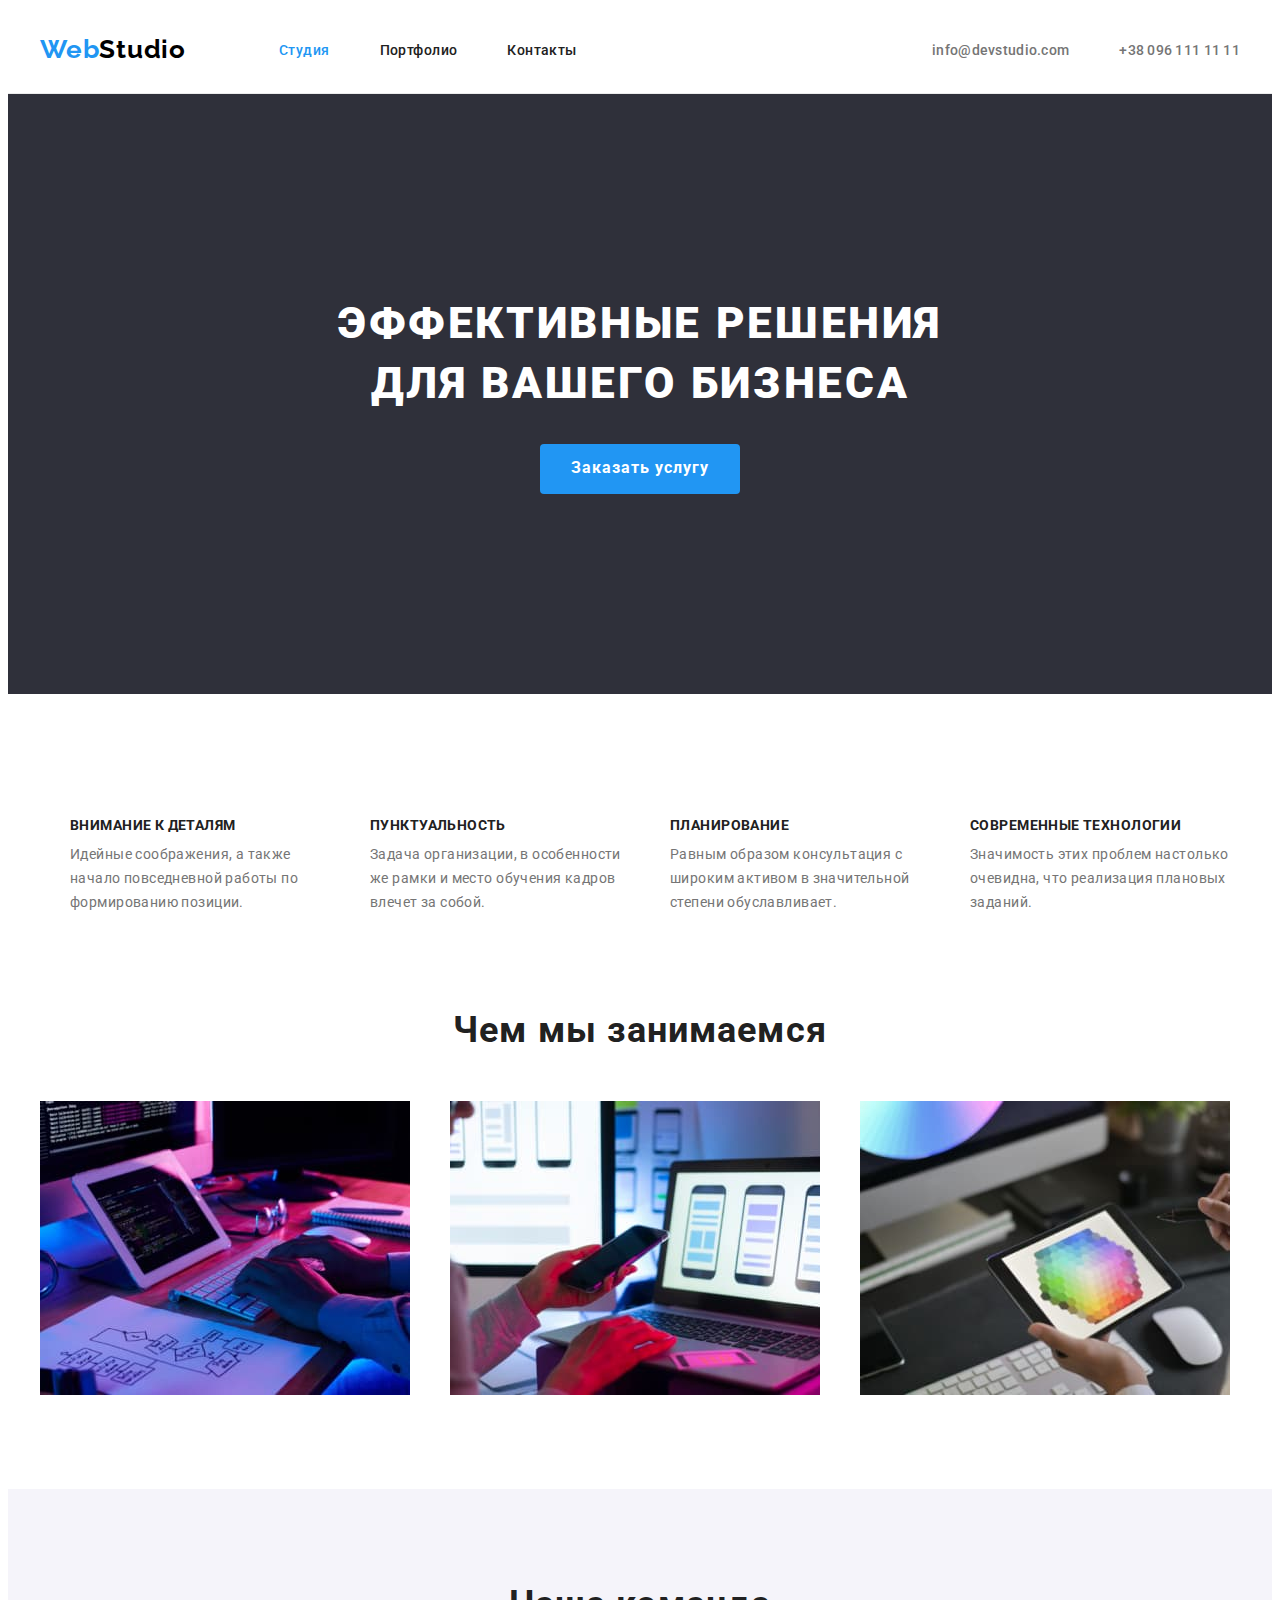
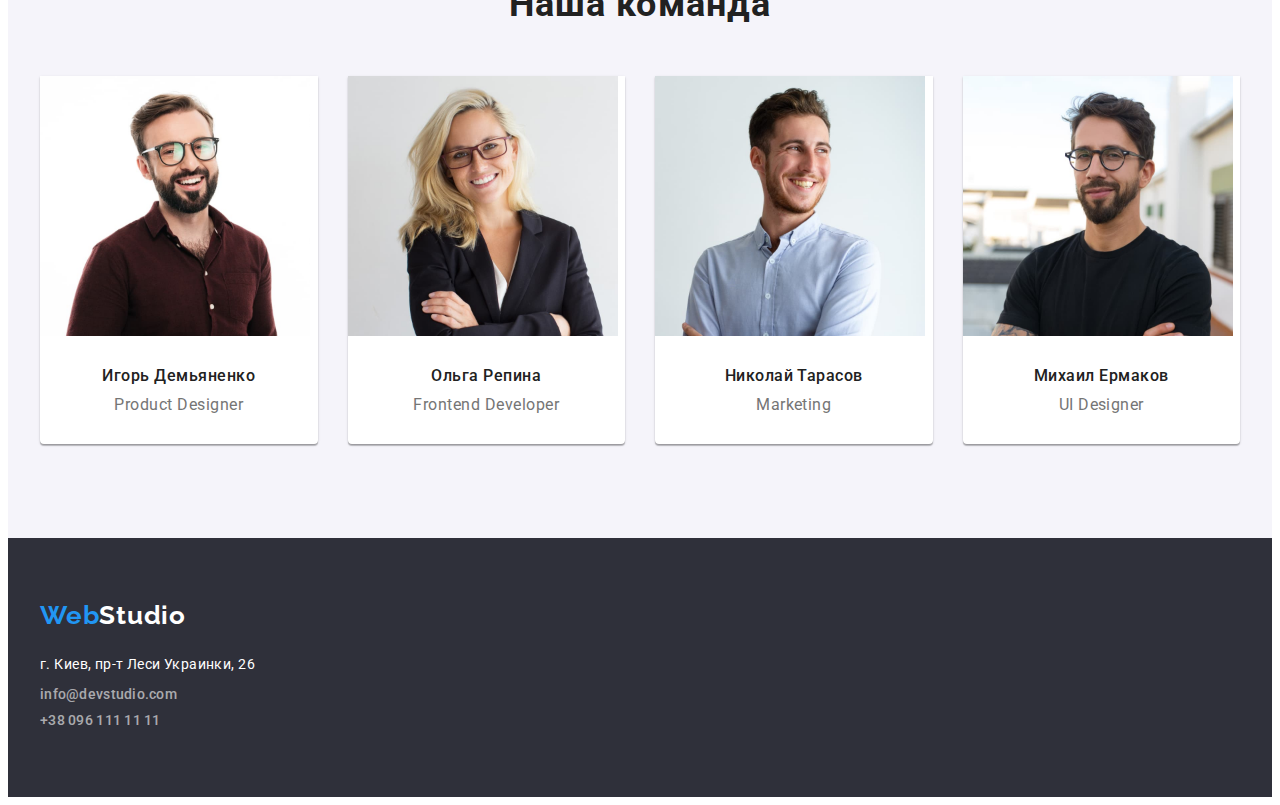
<file: index.html>
<!DOCTYPE html>
<html lang="ru">

<head>
  <meta charset="UTF-8">
  <meta name="viewport" content="width=device-width, initial-scale=1.0">
  <title>Студия</title>
  <link rel="preconnect" href="https://fonts.gstatic.com">
  <link href="https://fonts.googleapis.com/css2?family=Raleway:wght@700&family=Roboto:wght@400;500;700;900&display=swap"
    rel="stylesheet">
  <link rel="stylesheet" href="https://cdnjs.cloudflare.com/ajax/libs/modern-normalize/1.0.0/modern-normalize.min.css"
    integrity="sha512-ISS7cAi1PEhQ8jnbJpJZMd29NlhNj4AWYyLOSp2CE/CsHxTCu+r+t0D2yoJudVrd0/8fTVPUVDzY5Tvli75u/g=="
    crossorigin="anonymous" />
  <!-- <link rel="stylesheet" href="./css/normalize.css"> -->
  <link rel="stylesheet" href="./css/style.css">
</head>

<body>


  <header>
    <div class="header-cont container">
      <nav class="main-nav">
        <a href="./index.html" class="logo">Web<span class="studio">Studio</span></a>
        <ul class="site-nav list">
          <li class="item"><a href="./index.html" class="link current">Студия</a></li>
          <li class="item"><a href="./portfolio.html" class="link">Портфолио</a></li>
          <li class="item"><a href="#" class="link">Контакты</a></li>
        </ul>
      </nav>
      <ul class="auth-nav list">
        <li class="item"><a href="mailto:info@devstudio.com" class="link">info@devstudio.com</a></li>
        <li class="item"><a href="tel:+380961111111" class="link">+38 096 111 11 11</a></li>
      </ul>
    </div>
  </header>

  <main>

    <!-- !Герой -->
    <section class="hero">
      <div class="container">
        <h1 class="hero-title">Эффективные решения <br> для вашего бизнеса</h1>
        <button type="button" class="button pointer">Заказать услугу</button>
      </div>
    </section>

    <!-- !Наши преимущества -->
    <section class="section">
      <div class="container">
        <h2 class="visually-hidden">Наши преимущества</h2>
        <ul class="features list">
          <li class="item">
            <h3 class="section-item">Внимание к деталям</h3>
            <p class="content">Идейные соображения, а также начало повседневной работы по формированию позиции.</p>
          </li>
          <li class="item">
            <h3 class="section-item">Пунктуальность</h3>
            <p class="content">Задача организации, в особенности же рамки и место обучения кадров влечет за собой.</p>
          </li>
          <li class="item">
            <h3 class="section-item">Планирование</h3>
            <p class="content">Равным образом консультация с широким активом в значительной степени обуславливает.</p>
          </li>
          <li class="item">
            <h3 class="section-item">Современные технологии</h3>
            <p class="content">Значимость этих проблем настолько очевидна, что реализация плановых заданий.</p>
          </li>
        </ul>
      </div>
    </section>

    <!-- !Чем мы занимаемся -->
    <section class="section  no-top-padding">
      <div class="container">
        <h2 class="section-title">Чем мы занимаемся</h2>
        <ul class="work list">
          <li class="item"><img src="./img/img1.jpg" alt="Программирование" width="370" class="pointer photo"></li>
          <li class="item"><img src="./img/img2.jpg" alt="Создание макета" width="370" class="pointer photo"></li>
          <li class="item"><img src="./img/img3.jpg" alt="Подбор цвета" width="370" class="pointer photo"></li>
        </ul>
      </div>
    </section>

    <!-- !Наша команда -->
    <section class="section team-cont">
      <div class="container">
        <h2 class="section-title">Наша команда</h2>
        <ul class="team list">
          <li class="item"><img src="./img/img4.jpg" alt="Фото: Игорь Демьяненко" width="270" class="pointer photo">
            <div class="team-item-name">
              <h3 class="section-item">Игорь Демьяненко</h3>
              <p class="content">Product Designer</p>
            </div>

          </li>
          <li class="item"><img src="./img/img5.jpg" alt="Фото: Ольга Репина" width="270" class="pointer photo">
            <div class="team-item-name">
              <h3 class="section-item">Ольга Репина</h3>
              <p class="content">Frontend Developer</p>
            </div>

          </li>
          <li class="item"><img src="./img/img6.jpg" alt="Фото: Николай Тарасов" width="270" class="pointer photo">
            <div class="team-item-name">
              <h3 class="section-item">Николай Тарасов</h3>
              <p class="content">Marketing</p>
            </div>

          </li>
          <li class="item"><img src="./img/img7.jpg" alt="Фото: Михаил Ермаков" width="270" class="pointer photo">
            <div class="team-item-name">
              <h3 class="section-item">Михаил Ермаков</h3>
              <p class="content">UI Designer</p>
            </div>
          </li>
        </ul>

      </div>
    </section>

  </main>

  <footer class="footer">
    <div class="container">
      <a href="#" class="logo ftr">Web<span class="studio foot">Studio</span></a>
      <address class="auth-nav foot-nav">
        <a href="#" class="adres link item">г. Киев, пр-т Леси Украинки, 26</a>
        <ul class="list">
          <li class="item"><a href="mailto:info@devstudio.com" class="link foot-adr">info@devstudio.com</a></li>
          <li class="item"><a href="tel:+380961111111" class="link foot-adr">+38 096 111 11 11</a></li>
        </ul>
      </address>
    </div>
  </footer>

</body>

</html>
</file>
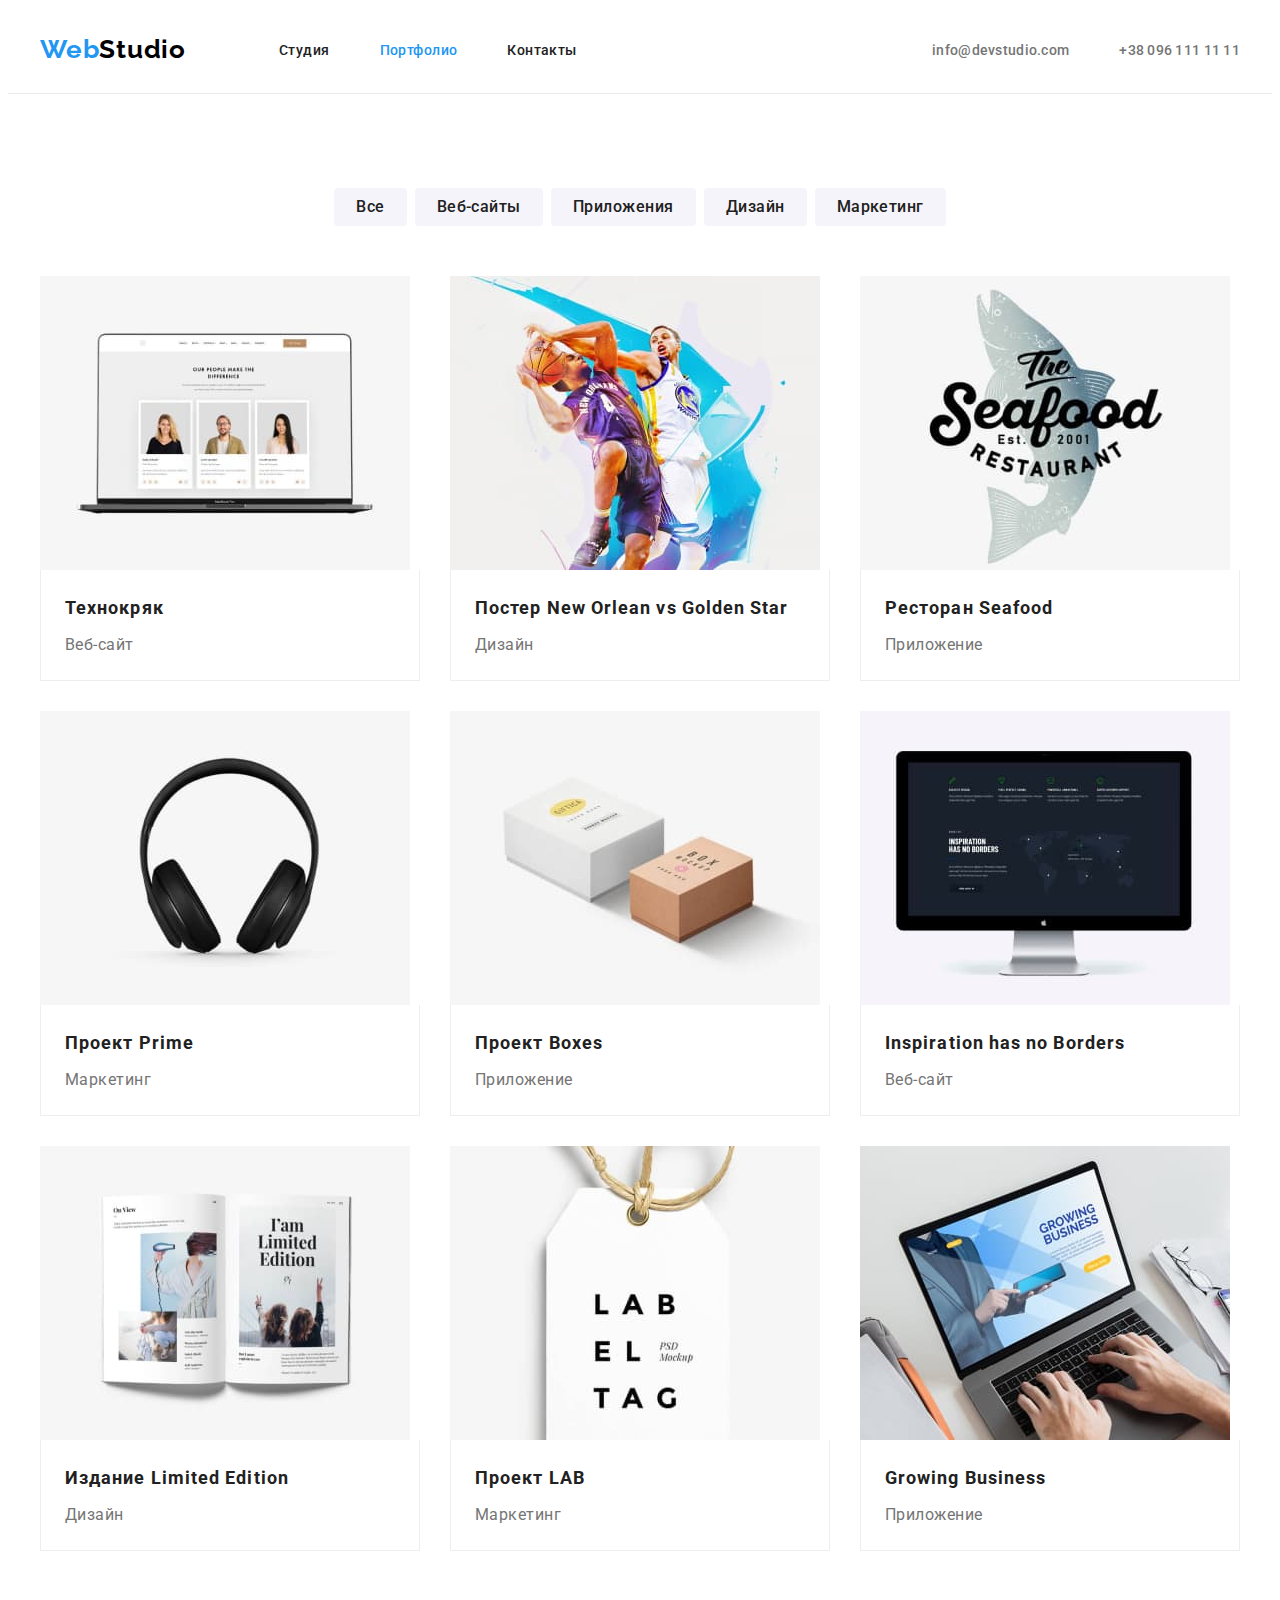
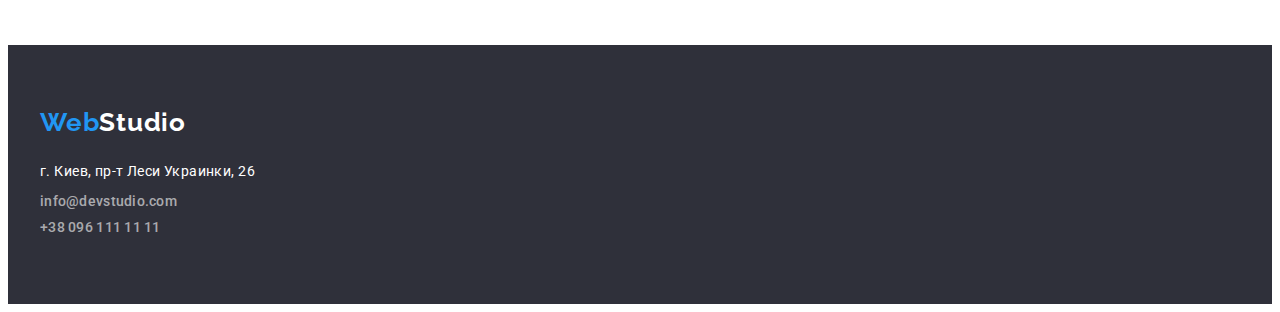
<file: portfolio.html>
<!DOCTYPE html>
<html lang="ru">

<head>
  <meta charset="UTF-8">
  <meta name="viewport" content="width=device-width, initial-scale=1.0">
  <title>Портфолио</title>
  <link rel="preconnect" href="https://fonts.gstatic.com">
  <link href="https://fonts.googleapis.com/css2?family=Raleway:wght@700&family=Roboto:wght@400;500;700;900&display=swap"
    rel="stylesheet">
  <link rel="stylesheet" href="https://cdnjs.cloudflare.com/ajax/libs/modern-normalize/1.0.0/modern-normalize.min.css"
    integrity="sha512-ISS7cAi1PEhQ8jnbJpJZMd29NlhNj4AWYyLOSp2CE/CsHxTCu+r+t0D2yoJudVrd0/8fTVPUVDzY5Tvli75u/g=="
    crossorigin="anonymous" />
  <!-- <link rel="stylesheet" href="./css/normalize.css"> -->
  <link rel="stylesheet" href="./css/style.css">
</head>

<body>

  <header>
    <div class="header-cont container">
      <nav class="main-nav">
        <a href="./index.html" class="logo">Web<span class="studio">Studio</span></a>
        <ul class="site-nav list">
          <li class="item"><a href="./index.html" class="link ">Студия</a></li>
          <li class="item"><a href="./portfolio.html" class="link current">Портфолио</a></li>
          <li class="item"><a href="#" class="link">Контакты</a></li>
        </ul>
      </nav>
      <ul class="auth-nav list">
        <li class="item"><a href="mailto:info@devstudio.com" class="link">info@devstudio.com</a></li>
        <li class="item"><a href="tel:+380961111111" class="link">+38 096 111 11 11</a></li>
      </ul>
    </div>
  </header>

  <main>

    <section class="section">
      <div class="container">
        <ul class="btn-container list">
          <li class="item">
            <button type="button" class="filter-btn pointer">Все</button>
          </li>
          <li class="item">
            <button type="button" class="filter-btn pointer">Веб-сайты</button>
          </li>
          <li class="item">
            <button type="button" class="filter-btn pointer">Приложения</button>
          </li>
          <li class="item">
            <button type="button" class="filter-btn pointer">Дизайн</button>
          </li>
          <li class="item">
            <button type="button" class="filter-btn pointer">Маркетинг</button>
          </li>
        </ul>
        <!-- !Projects -->
        <h1 class="visually-hidden">Наши проекты</h1>
        <ul class="projects list">

          <li class="item">
            <a href="#">
              <img src="./img/p1.jpg" alt="Скриншот сайта" width="370" class="photo">
              <div class="item-name">
                <h2 class="project-item">Технокряк</h2>
                <p class="project-type">Веб-сайт</p>
              </div>
            </a>
          </li>

          <li class="item">
            <a href="#">
              <img src="./img/p2.jpg" alt="Постер Basketball" width="370" class="photo">
              <div class="item-name">

                <h2 class="project-item">Постер New Orlean vs Golden Star</h2>
                <p class="project-type">Дизайн </p>
              </div>
            </a>
          </li>

          <li class="item">
            <a href="#">
              <img src="./img/p3.jpg" alt="Restaurant Logo" width="370" class="photo">
              <div class="item-name">

                <h2 class="project-item">Ресторан Seafood</h2>
                <p class="project-type">Приложение</p>
              </div>
            </a>
          </li>

          <li class="item">
            <a href="#">
              <img src="./img/p4.jpg" alt="Наушники" width="370" class="photo">
              <div class="item-name">

                <h2 class="project-item">Проект Prime</h2>
                <p class="project-type">Маркетинг</p>
              </div>
            </a>
          </li>

          <li class="item">
            <a href="#">
              <img src="./img/p5.jpg" alt="Коробки" width="370" class="photo">
              <div class="item-name">

                <h2 class="project-item">Проект Boxes</h2>
                <p class="project-type">Приложение</p>
              </div>
            </a>
          </li>

          <li class="item">
            <a href="#">
              <img src="./img/p6.jpg" alt="Скриншот сайта" width="370" class="photo">
              <div class="item-name">

                <h2 class="project-item">Inspiration has no Borders</h2>
                <p class="project-type">Веб-сайт</p>
              </div>
            </a>
          </li>

          <li class="item">
            <a href="#">
              <img src="./img/p7.jpg" alt="Книга" width="370" class="photo">
              <div class="item-name">

                <h2 class="project-item">Издание Limited Edition</h2>
                <p class="project-type">Дизайн</p>
              </div>
            </a>
          </li>

          <li class="item">
            <a href="#">
              <img src="./img/p8.jpg" alt="Label" width="370" class="photo">
              <div class="item-name">

                <h2 class="project-item">Проект LAB</h2>
                <p class="project-type">Маркетинг</p>
              </div>
            </a>
          </li>

          <li class="item">
            <a href="#">
              <img src="./img/p9.jpg" alt="Laptop" width="370" class="photo">
              <div class="item-name">

                <h2 class="project-item">Growing Business</h2>
                <p class="project-type">Приложение</p>
              </div>
            </a>
          </li>
        </ul>
      </div>

    </section>

  </main>


  <footer class="footer">
    <div class="container">
      <a href="#" class="logo ftr">Web<span class="studio foot">Studio</span></a>
      <address class="auth-nav foot-nav">
        <a href="#" class="adres link item">г. Киев, пр-т Леси Украинки, 26</a>
        <ul class="list">
          <li class="item"><a href="mailto:info@devstudio.com" class="link foot-adr">info@devstudio.com</a></li>
          <li class="item"><a href="tel:+380961111111" class="link foot-adr">+38 096 111 11 11</a></li>
        </ul>
      </address>
    </div>
  </footer>

</body>

</html>
</file>
<file: css/style.css>
:root {
  /* background */
  --bgc-main: #ffffff;
  --bgc-dark: #f5f4fa;
  --bgc-light: #e5e5e5;
  --bgc-accent: #2196f3;
  --bgc-hero-footer: #2f303a;

  /* text */
  --txt-c-dark: #000000;
  --txt-c-grey: #212121;
  --txt-c-grey-light: #757575;
  --txt-c-accent: #2196f3;
  --txt-c-address: rgba(255, 255, 255, 0.6);
  --txt-c-light: #ffffff;
  --card-set-gap: 30px;
}

body {
  font-family: Roboto, sans-serif;
  font-weight: 400;
  color: var(--txt-c-grey-light);
}

.container {
  max-width: 1200px;
  margin: 0 auto;
  padding-left: 15px;
  padding-right: 15px;
  /* outline: 1px solid teal; */
}

a {
  text-decoration: none;
}

.list {
  list-style: none;
  padding: 0;
  margin: 0;
}

/* .link {
  text-decoration: none;
} */

.pointer {
  cursor: pointer;
}

.logo {
  font-family: "Raleway", Roboto, sans-serif;
  font-size: 26px;
  font-style: normal;
  line-height: 1.38;
  font-weight: 700;
  letter-spacing: 0.03em;
  color: var(--txt-c-accent);

  margin-top: 0;
  margin-bottom: 0;
  display: block;
  padding-top: 24px;
  padding-bottom: 25px;
}

.studio {
  font-family: "Raleway", Roboto, sans-serif;
  font-size: 26px;
  font-style: normal;
  font-weight: 700;
  line-height: 1.38;
  letter-spacing: 0.03em;
  color: var(--txt-c-dark);
}

.studio.foot {
  color: var(--bgc-main);
}

/* *logo ============================================*/
/* .logo:hover,
.logo:focus {
  color: var(--txt-c-accent);
} */

header {
  border-bottom: 1px solid #ececec;
}

.header-cont {
  display: flex;
  align-items: center;
  justify-content: space-between;
}

/* ?.header-cont > .auth-nav {
  margin-left: auto;
} */

/* *main-nav ====================================*/
.main-nav {
  display: flex;
  align-items: center;
}

/* *site-nav =====================================*/
.site-nav {
  display: flex;
  margin-left: 93px;
}

.site-nav .item:not(:first-child) {
  margin-left: 50px;
}

.site-nav .link {
  display: block;
  padding-top: 32px;
  padding-bottom: 32px;

  color: var(--txt-c-grey);
  font-size: 14px;
  font-weight: 500;
  line-height: 1.17;
  letter-spacing: 0.03em;
}

.site-nav .link.current {
  color: var(--txt-c-accent);
}

.header-cont .auth-nav {
  display: flex;
  align-items: center;
}

.auth-nav .item {
  margin: 0;
}

.header-cont .auth-nav .item + .item {
  margin-left: 50px;
  margin-bottom: 0;
}

.auth-nav .link {
  color: var(--txt-c-grey-light);
  font-size: 14px;
  font-weight: 500;
  line-height: 1.17;
  letter-spacing: 0.02em;

  display: block;
  padding: 32px 0px;
}

.logo:hover,
.logo:focus,
.site-nav .link:hover,
.site-nav .link:focus,
.auth-nav .link:hover,
.auth-nav .link:focus {
  color: var(--txt-c-accent);
}

/* *hero ====================================*/
.hero {
  background-color: var(--bgc-hero-footer);
  text-align: center;
  padding-top: 200px;
  padding-bottom: 200px;
}

.hero-title {
  color: var(--txt-c-light);
  font-family: Roboto, sans-serif;
  font-size: 44px;
  font-weight: 900;
  line-height: 1.36;
  letter-spacing: 0.06em;
  text-transform: uppercase;

  margin: 0 0 30px 0;
}

.button {
  display: inline-block;

  color: var(--txt-c-light);
  background-color: var(--bgc-accent);
  font-family: Roboto, sans-serif;
  font-weight: 700;
  font-size: 16px;
  line-height: 1.88;
  letter-spacing: 0.06em;
  text-align: center;

  min-width: 200px;
  min-height: 50px;
  border-radius: 4px;
  border: none;
}

/* *section ==========================*/

.section {
  padding-top: 94px;
  padding-bottom: 94px;
}

.no-top-padding {
  padding-top: 0px;
}

/* *features======================================= */
.visually-hidden {
  position: absolute;
  width: 1px;
  height: 1px;
  margin: -1px;
  border: 0;
  padding: 0;
  white-space: nowrap;
  clip-path: inset(100%);
  clip: rect(0 0 0 0);
  overflow: hidden;
}

.section-title,
.section-item {
  color: var(--txt-c-grey);
}

.section-title {
  font-family: Roboto, sans-serif;
  font-size: 36px;
  font-weight: 700;
  line-height: 1.17;
  letter-spacing: 0.03em;
  text-align: center;

  margin-top: 0;
  margin-bottom: 50px;
}

.features {
  display: flex;
  flex-wrap: wrap;
}

.features .item {
  flex-basis: calc(100% / 4 - var(--card-set-gap));
  margin-top: var(--card-set-gap);
  margin-left: var(--card-set-gap);
}

.features .section-item {
  font-size: 14px;
  font-weight: 700;
  line-height: 1.14;
  letter-spacing: 0.03em;
  text-align: left;
  text-transform: uppercase;
  margin-top: 0;
  margin-bottom: 10px;
}

.features .content {
  font-size: 14px;
  line-height: 1.71;
  letter-spacing: 0.03em;
  text-align: left;
  margin-top: 0;
  margin-bottom: 0;
}

/* *work================================================ */

.work {
  display: flex;
  flex-wrap: wrap;
  margin-left: calc(-1 * var(--card-set-gap));
  margin-top: calc(-1 * var(--card-set-gap));
}

.work .item {
  flex-basis: calc(100% / 3 - var(--card-set-gap));
  margin-top: var(--card-set-gap);
  margin-left: var(--card-set-gap);
}

/* *team=================================================== */

.team-cont {
  background-color: var(--bgc-dark);
}

.team {
  display: flex;
  flex-wrap: wrap;
  margin-left: calc(-1 * var(--card-set-gap));
  margin-top: calc(-1 * var(--card-set-gap));
}

.team .item {
  flex-basis: calc(100% / 4 - var(--card-set-gap));
  margin-top: var(--card-set-gap);
  margin-left: var(--card-set-gap);

  background-color: var(--bgc-main);

  border-bottom-left-radius: 4px;
  border-bottom-right-radius: 4px;
  box-shadow: 0px 1px 3px rgba(0, 0, 0, 0.12), 0px 1px 1px rgba(0, 0, 0, 0.14), 0px 2px 1px rgba(0, 0, 0, 0.2);
}

.team-item-name {
  padding: 30px 0 30px 0;
}

.team .section-item {
  color: var(--txt-c-grey);
  font-size: 16px;
  font-weight: 500;
  line-height: 1.19;
  letter-spacing: 0.03em;
  text-align: center;

  margin-top: 0;
  margin-bottom: 10px;
}

.team .content {
  font-size: 16px;
  line-height: 1.19;
  text-align: center;
  letter-spacing: 0.03em;

  margin-top: 0;
  margin-bottom: 0;
}

.photo {
  display: block;
}

/* *footer */

.footer {
  background-color: var(--bgc-hero-footer);
  padding-top: 60px;
  padding-bottom: 60px;
}

.footer .container {
  flex-flow: column;
}

.footer .logo.ftr {
  display: inline-block;
  margin-bottom: 20px;
  padding: 0;
}

.auth-nav.foot-nav {
  flex-flow: column;
  font-style: normal;
}

.footer .auth-nav .item {
  margin: 0 0 9px 0;
  padding: 0;
}

.footer .link.foot-adr {
  margin: 0;
  padding: 0;
}

.auth-nav > .adres {
  display: block;
  color: var(--bgc-main);
  font-size: 14px;
  font-weight: 400;
  line-height: 1.71;
  letter-spacing: 0.03em;
  text-align: left;
  padding: 0;
}

.list .foot-adr {
  color: var(--txt-c-address);
}

/* !portfolio ----------------------------------------------------------------------*/

/* *buttons==================================== */
.filter-btn {
  display: inline-block;
  color: var(--txt-c-grey);
  background-color: var(--bgc-dark);
  border: none;
  font-family: Roboto, sans-serif;
  font-weight: 500;
  font-size: 16px;
  line-height: 1.62;
  letter-spacing: 0.03em;

  padding: 6px 22px;
  /* padding-left: 22px;
  padding-right: 22px; */
  border-radius: 4px;
}

.btn-container .item:not(:last-child) {
  margin-right: 8px;
}

.btn-container {
  display: flex;
  justify-content: center;
  margin-bottom: 50px;
}

.filter-btn:hover,
.filter-btn:focus {
  color: var(--txt-c-light);
  background-color: var(--bgc-accent);
  border: none;
  font-family: Roboto, sans-serif;
  font-weight: 500;
  font-size: 16px;
  line-height: 1.62;
  letter-spacing: 0.03em;
}

/* *cards================================== */

.projects {
  display: flex;
  flex-wrap: wrap;
  margin-left: calc(-1 * var(--card-set-gap));
  margin-top: calc(-1 * var(--card-set-gap));
}

.projects .item {
  flex-basis: calc(100% / 3 - var(--card-set-gap));
  margin-top: var(--card-set-gap);
  margin-left: var(--card-set-gap);
}

.projects .project-item {
  color: var(--txt-c-grey);
  font-weight: 700;
  font-size: 18px;
  line-height: 2;
  letter-spacing: 0.06em;
  text-align: left;
  margin: 0 0 4px 0;
  padding: 0 0 0 0;
}

.projects .project-type {
  color: var(--txt-c-grey-light);
  font-size: 16px;
  line-height: 1.87;
  letter-spacing: 0.03em;
  text-align: left;
  margin: 0;
  padding: 0;
}

.projects .item-name {
  display: block;

  border-right: 1px solid #eeeeee;
  border-bottom: 1px solid #eeeeee;
  border-left: 1px solid #eeeeee;

  padding: 20px 24px;
}
</file>
